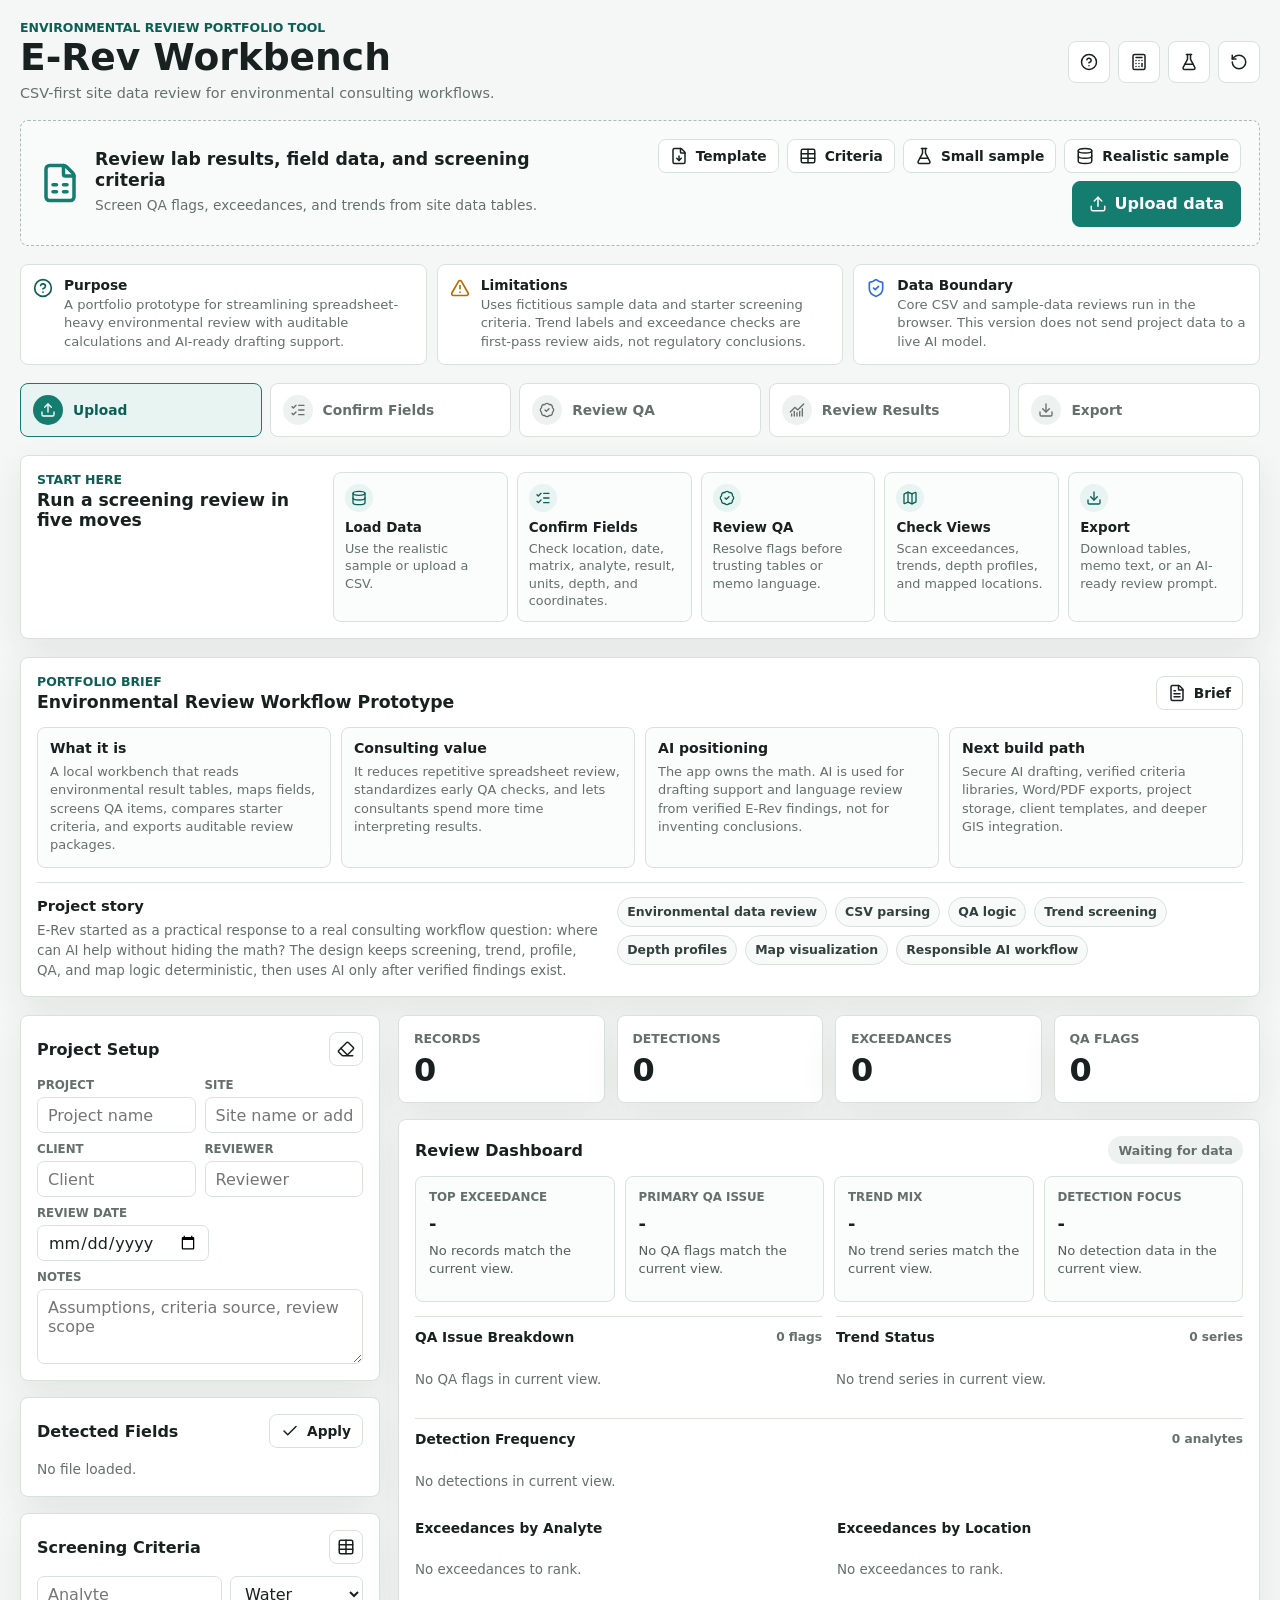
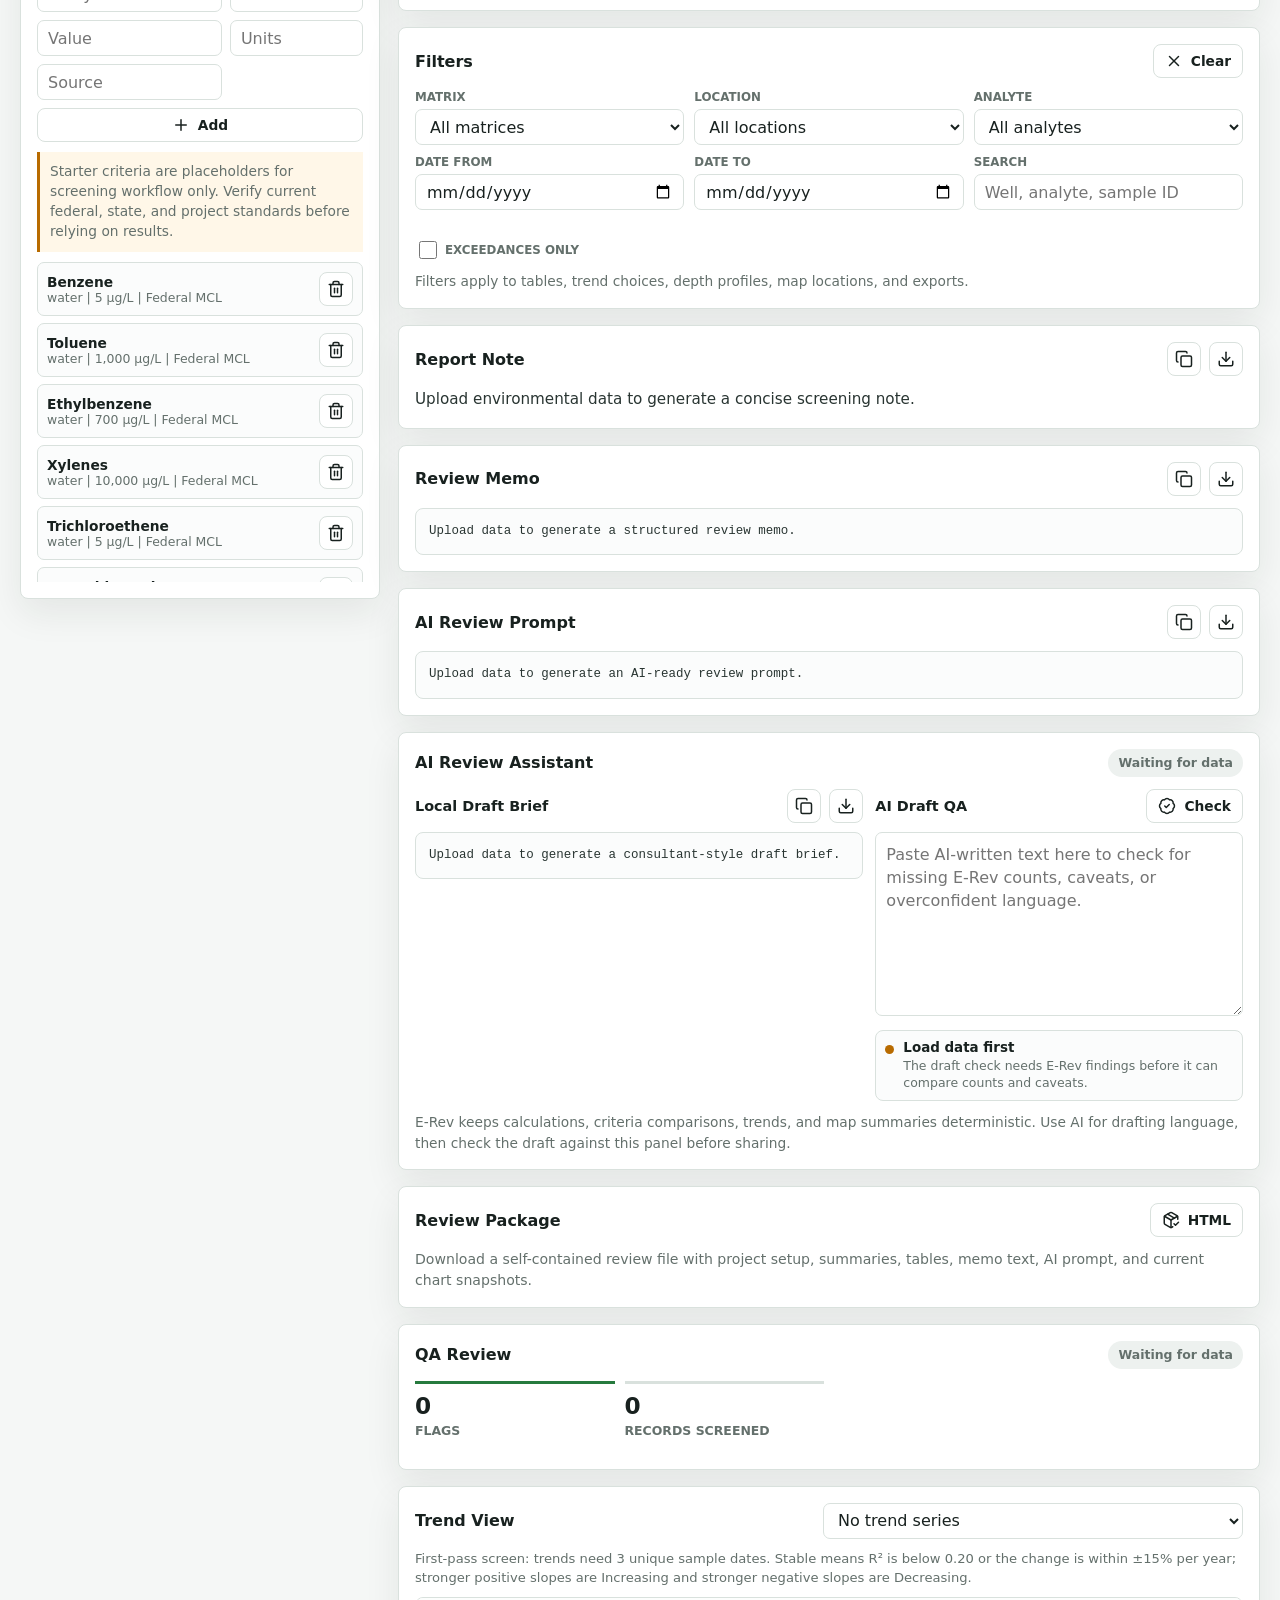
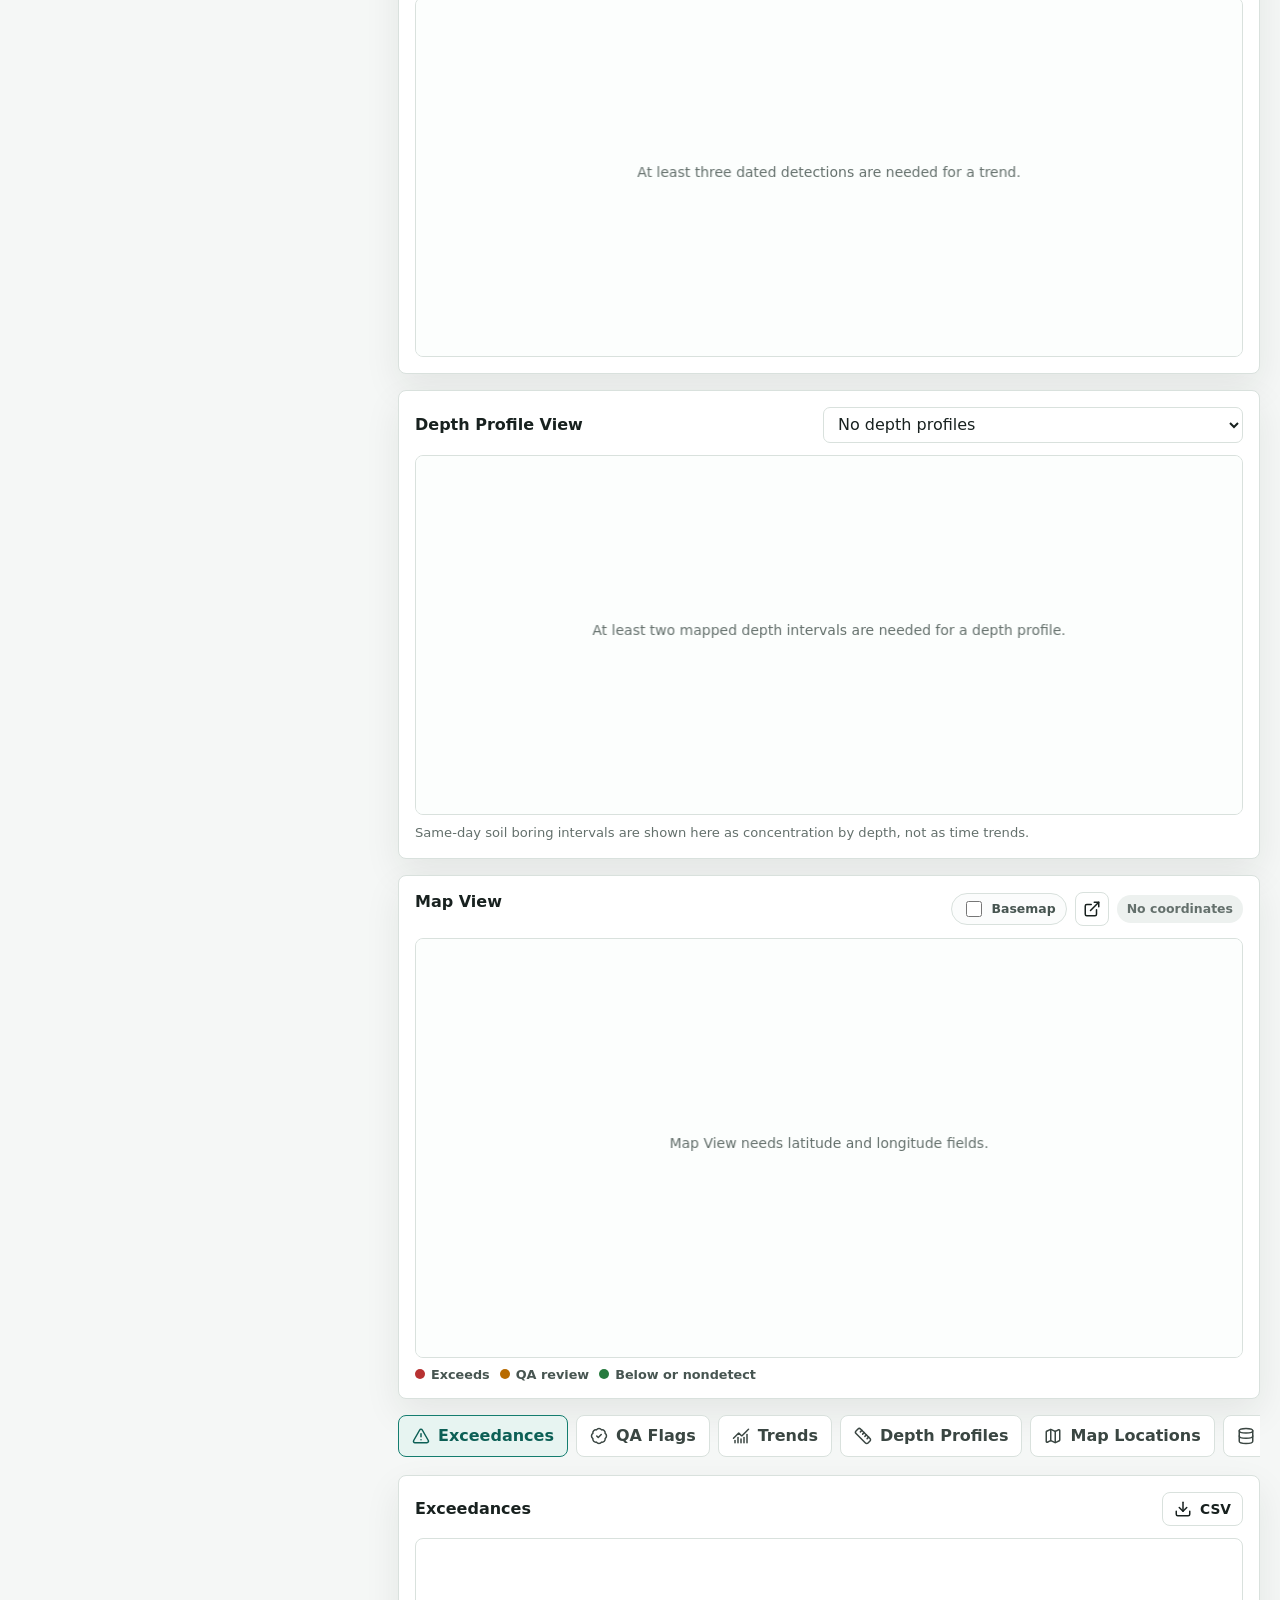
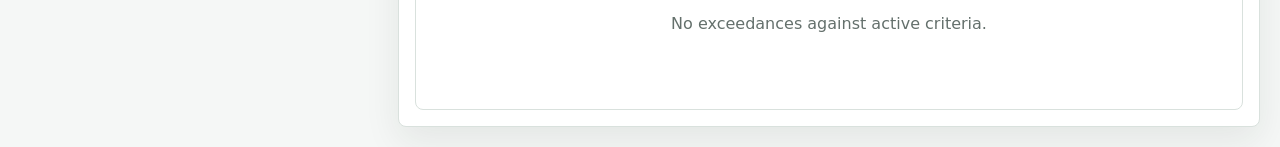
<file: index.html>
<!doctype html>
<html lang="en">
  <head>
    <meta charset="utf-8" />
    <meta name="viewport" content="width=device-width, initial-scale=1" />
    <meta name="description" content="E-Rev Workbench is a portfolio prototype for environmental consulting spreadsheet review, QA screening, visual checks, and AI-ready drafting support." />
    <title>E-Rev Workbench</title>
    <link rel="stylesheet" href="styles.css" />
    <script defer src="vendor/lucide.min.js"></script>
    <script defer src="sample-data/large-realistic-environmental-results.js"></script>
    <script defer src="app.js"></script>
  </head>
  <body>
    <div class="app-shell">
      <header class="topbar">
        <div>
          <p class="eyebrow">Environmental Review Portfolio Tool</p>
          <h1>E-Rev Workbench</h1>
          <p class="topbar-subtitle">CSV-first site data review for environmental consulting workflows.</p>
        </div>
        <div class="top-actions">
          <button class="icon-button" id="helpBtn" type="button" title="Open data guide" aria-label="Open data guide">
            <i data-lucide="circle-help"></i>
          </button>
          <button class="icon-button" id="mathBtn" type="button" title="Open math guide" aria-label="Open math guide">
            <i data-lucide="calculator"></i>
          </button>
          <button class="icon-button" id="loadSampleBtn" type="button" title="Load sample data" aria-label="Load sample data">
            <i data-lucide="flask-conical"></i>
          </button>
          <button class="icon-button" id="resetBtn" type="button" title="Reset workspace" aria-label="Reset workspace">
            <i data-lucide="rotate-ccw"></i>
          </button>
        </div>
      </header>

      <section class="upload-band" id="dropZone">
        <div class="upload-copy">
          <i data-lucide="file-spreadsheet"></i>
          <div>
            <h2>Review lab results, field data, and screening criteria</h2>
            <p>Screen QA flags, exceedances, and trends from site data tables.</p>
          </div>
        </div>
        <div class="upload-actions">
          <button class="small-button" id="downloadTemplateBtn" type="button">
            <i data-lucide="file-down"></i>
            <span>Template</span>
          </button>
          <button class="small-button" id="downloadCriteriaTemplateBtn" type="button">
            <i data-lucide="table"></i>
            <span>Criteria</span>
          </button>
          <button class="small-button" id="loadSmallSampleBtn" type="button">
            <i data-lucide="flask-conical"></i>
            <span>Small sample</span>
          </button>
          <button class="small-button" id="loadLargeSampleBtn" type="button">
            <i data-lucide="database"></i>
            <span>Realistic sample</span>
          </button>
          <label class="button primary" for="fileInput">
            <i data-lucide="upload"></i>
            <span>Upload data</span>
          </label>
          <input id="fileInput" class="sr-only" type="file" accept=".csv,.tsv,.txt,.xlsx,.xls" />
        </div>
      </section>

      <section class="prototype-context-panel" aria-label="Prototype context and limitations">
        <article>
          <i data-lucide="circle-help"></i>
          <div>
            <strong>Purpose</strong>
            <p>A portfolio prototype for streamlining spreadsheet-heavy environmental review with auditable calculations and AI-ready drafting support.</p>
          </div>
        </article>
        <article>
          <i data-lucide="triangle-alert"></i>
          <div>
            <strong>Limitations</strong>
            <p>Uses fictitious sample data and starter screening criteria. Trend labels and exceedance checks are first-pass review aids, not regulatory conclusions.</p>
          </div>
        </article>
        <article>
          <i data-lucide="shield-check"></i>
          <div>
            <strong>Data Boundary</strong>
            <p>Core CSV and sample-data reviews run in the browser. This version does not send project data to a live AI model.</p>
          </div>
        </article>
      </section>

      <section class="workflow-strip" aria-label="Review workflow">
        <div class="workflow-step" id="workflowUpload">
          <span><i data-lucide="upload"></i></span>
          <strong>Upload</strong>
        </div>
        <div class="workflow-step" id="workflowFields">
          <span><i data-lucide="list-checks"></i></span>
          <strong>Confirm Fields</strong>
        </div>
        <div class="workflow-step" id="workflowQa">
          <span><i data-lucide="badge-check"></i></span>
          <strong>Review QA</strong>
        </div>
        <div class="workflow-step" id="workflowResults">
          <span><i data-lucide="chart-no-axes-combined"></i></span>
          <strong>Review Results</strong>
        </div>
        <div class="workflow-step" id="workflowExport">
          <span><i data-lucide="download"></i></span>
          <strong>Export</strong>
        </div>
      </section>

      <section class="quick-start-panel" aria-label="Quick start">
        <div class="quick-start-heading">
          <p class="eyebrow">Start Here</p>
          <h2>Run a screening review in five moves</h2>
        </div>
        <div class="quick-start-steps">
          <div class="quick-step">
            <span><i data-lucide="database"></i></span>
            <strong>Load Data</strong>
            <p>Use the realistic sample or upload a CSV.</p>
          </div>
          <div class="quick-step">
            <span><i data-lucide="list-checks"></i></span>
            <strong>Confirm Fields</strong>
            <p>Check location, date, matrix, analyte, result, units, depth, and coordinates.</p>
          </div>
          <div class="quick-step">
            <span><i data-lucide="badge-check"></i></span>
            <strong>Review QA</strong>
            <p>Resolve flags before trusting tables or memo language.</p>
          </div>
          <div class="quick-step">
            <span><i data-lucide="map"></i></span>
            <strong>Check Views</strong>
            <p>Scan exceedances, trends, depth profiles, and mapped locations.</p>
          </div>
          <div class="quick-step">
            <span><i data-lucide="download"></i></span>
            <strong>Export</strong>
            <p>Download tables, memo text, or an AI-ready review prompt.</p>
          </div>
        </div>
      </section>

      <section class="portfolio-panel" aria-label="Portfolio brief">
        <div class="portfolio-header">
          <div>
            <p class="eyebrow">Portfolio Brief</p>
            <h2>Environmental Review Workflow Prototype</h2>
          </div>
          <button class="small-button" id="downloadDemoBriefBtn" type="button">
            <i data-lucide="file-text"></i>
            <span>Brief</span>
          </button>
        </div>
        <div class="portfolio-grid">
          <article>
            <strong>What it is</strong>
            <p>A local workbench that reads environmental result tables, maps fields, screens QA items, compares starter criteria, and exports auditable review packages.</p>
          </article>
          <article>
            <strong>Consulting value</strong>
            <p>It reduces repetitive spreadsheet review, standardizes early QA checks, and lets consultants spend more time interpreting results.</p>
          </article>
          <article>
            <strong>AI positioning</strong>
            <p>The app owns the math. AI is used for drafting support and language review from verified E-Rev findings, not for inventing conclusions.</p>
          </article>
          <article>
            <strong>Next build path</strong>
            <p>Secure AI drafting, verified criteria libraries, Word/PDF exports, project storage, client templates, and deeper GIS integration.</p>
          </article>
        </div>
        <div class="portfolio-story">
          <div>
            <h3>Project story</h3>
            <p>E-Rev started as a practical response to a real consulting workflow question: where can AI help without hiding the math? The design keeps screening, trend, profile, QA, and map logic deterministic, then uses AI only after verified findings exist.</p>
          </div>
          <div class="portfolio-skills" aria-label="Skills demonstrated">
            <span>Environmental data review</span>
            <span>CSV parsing</span>
            <span>QA logic</span>
            <span>Trend screening</span>
            <span>Depth profiles</span>
            <span>Map visualization</span>
            <span>Responsible AI workflow</span>
          </div>
        </div>
      </section>

      <main class="workspace">
        <aside class="side-panel">
          <section class="panel project-panel">
            <div class="panel-title">
              <h2>Project Setup</h2>
              <button class="icon-button compact" id="clearProjectBtn" type="button" title="Clear project setup" aria-label="Clear project setup">
                <i data-lucide="eraser"></i>
              </button>
            </div>
            <form class="project-form" id="projectForm">
              <label>
                <span>Project</span>
                <input id="projectName" type="text" placeholder="Project name" autocomplete="off" />
              </label>
              <label>
                <span>Site</span>
                <input id="siteName" type="text" placeholder="Site name or address" autocomplete="off" />
              </label>
              <label>
                <span>Client</span>
                <input id="clientName" type="text" placeholder="Client" autocomplete="off" />
              </label>
              <label>
                <span>Reviewer</span>
                <input id="reviewerName" type="text" placeholder="Reviewer" autocomplete="off" />
              </label>
              <label>
                <span>Review Date</span>
                <input id="reviewDate" type="date" />
              </label>
              <label class="project-notes">
                <span>Notes</span>
                <textarea id="projectNotes" rows="3" placeholder="Assumptions, criteria source, review scope"></textarea>
              </label>
            </form>
          </section>

          <section class="panel">
            <div class="panel-title">
              <h2>Detected Fields</h2>
              <button class="small-button" id="applyMappingBtn" type="button">
                <i data-lucide="check"></i>
                <span>Apply</span>
              </button>
            </div>
            <div id="mappingState" class="muted-state">No file loaded.</div>
            <div id="mappingTable" class="mapping-table"></div>
          </section>

          <section class="panel">
            <div class="panel-title">
              <h2>Screening Criteria</h2>
              <label class="icon-button compact" for="criteriaInput" title="Import criteria CSV" aria-label="Import criteria CSV">
                <i data-lucide="table"></i>
              </label>
              <input id="criteriaInput" class="sr-only" type="file" accept=".csv,.tsv,.txt" />
            </div>
            <form id="criterionForm" class="criteria-form">
              <input id="criterionAnalyte" type="text" placeholder="Analyte" autocomplete="off" />
              <select id="criterionMatrix" aria-label="Matrix">
                <option value="water">Water</option>
                <option value="soil">Soil</option>
                <option value="air">Air</option>
                <option value="sediment">Sediment</option>
              </select>
              <input id="criterionValue" type="number" step="any" placeholder="Value" />
              <input id="criterionUnits" type="text" placeholder="Units" />
              <input id="criterionSource" type="text" placeholder="Source" />
              <button class="small-button add-criterion" type="submit">
                <i data-lucide="plus"></i>
                <span>Add</span>
              </button>
            </form>
            <p class="criteria-note">Starter criteria are placeholders for screening workflow only. Verify current federal, state, and project standards before relying on results.</p>
            <div id="criteriaList" class="criteria-list"></div>
          </section>
        </aside>

        <section class="results-area">
          <section class="metrics-grid" aria-label="Analysis summary">
            <article class="metric">
              <span>Records</span>
              <strong id="metricRecords">0</strong>
            </article>
            <article class="metric">
              <span>Detections</span>
              <strong id="metricDetections">0</strong>
            </article>
            <article class="metric">
              <span>Exceedances</span>
              <strong id="metricExceedances">0</strong>
            </article>
            <article class="metric">
              <span>QA Flags</span>
              <strong id="metricFlags">0</strong>
            </article>
          </section>

          <section class="panel dashboard-panel">
            <div class="panel-title">
              <h2>Review Dashboard</h2>
              <span class="review-status" id="dashboardStatus">Waiting for data</span>
            </div>
            <div class="dashboard-grid">
              <article class="dashboard-card">
                <span>Top Exceedance</span>
                <strong id="dashTopExceedance">-</strong>
                <p id="dashTopExceedanceMeta">Load data to summarize exceedances.</p>
              </article>
              <article class="dashboard-card">
                <span>Primary QA Issue</span>
                <strong id="dashQaIssue">-</strong>
                <p id="dashQaIssueMeta">QA summary will appear after analysis.</p>
              </article>
              <article class="dashboard-card">
                <span>Trend Mix</span>
                <strong id="dashTrendMix">-</strong>
                <p id="dashTrendMixMeta">Trend labels need at least three dated detections.</p>
              </article>
              <article class="dashboard-card">
                <span>Detection Focus</span>
                <strong id="dashDetectionFocus">-</strong>
                <p id="dashDetectionFocusMeta">Detection frequency will appear after upload.</p>
              </article>
            </div>
            <div class="visual-snapshot">
              <div class="chart-block">
                <div class="chart-title">
                  <h3>QA Issue Breakdown</h3>
                  <span id="qaChartTotal">0 flags</span>
                </div>
                <div id="qaIssueChart" class="segment-chart"></div>
              </div>
              <div class="chart-block">
                <div class="chart-title">
                  <h3>Trend Status</h3>
                  <span id="trendChartTotal">0 series</span>
                </div>
                <div id="trendStatusChart" class="segment-chart"></div>
              </div>
              <div class="chart-block wide">
                <div class="chart-title">
                  <h3>Detection Frequency</h3>
                  <span id="detectionChartTotal">0 analytes</span>
                </div>
                <div id="detectionChart" class="frequency-chart"></div>
              </div>
            </div>
            <div class="dashboard-lists">
              <div>
                <h3>Exceedances by Analyte</h3>
                <div id="dashAnalyteList" class="rank-list"></div>
              </div>
              <div>
                <h3>Exceedances by Location</h3>
                <div id="dashLocationList" class="rank-list"></div>
              </div>
            </div>
          </section>

          <section class="panel filter-panel">
            <div class="panel-title">
              <h2>Filters</h2>
              <button class="small-button" id="clearFiltersBtn" type="button">
                <i data-lucide="x"></i>
                <span>Clear</span>
              </button>
            </div>
            <div class="filter-grid">
              <label>
                <span>Matrix</span>
                <select id="filterMatrix"></select>
              </label>
              <label>
                <span>Location</span>
                <select id="filterLocation"></select>
              </label>
              <label>
                <span>Analyte</span>
                <select id="filterAnalyte"></select>
              </label>
              <label>
                <span>Date From</span>
                <input id="filterDateFrom" type="date" />
              </label>
              <label>
                <span>Date To</span>
                <input id="filterDateTo" type="date" />
              </label>
              <label>
                <span>Search</span>
                <input id="filterSearch" type="search" placeholder="Well, analyte, sample ID" />
              </label>
              <label class="toggle-row">
                <input id="filterExceedanceOnly" type="checkbox" />
                <span>Exceedances only</span>
              </label>
            </div>
            <p class="filter-note" id="filterNote">Filters apply to tables, trend choices, depth profiles, map locations, and exports.</p>
          </section>

          <section class="panel report-panel">
            <div class="panel-title">
              <h2>Report Note</h2>
              <div class="button-row">
                <button class="icon-button compact" id="copySummaryBtn" type="button" title="Copy report note" aria-label="Copy report note">
                  <i data-lucide="copy"></i>
                </button>
                <button class="icon-button compact" id="downloadSummaryBtn" type="button" title="Download report note" aria-label="Download report note">
                  <i data-lucide="download"></i>
                </button>
              </div>
            </div>
            <p id="summaryText" class="summary-text">Upload environmental data to generate a concise screening note.</p>
          </section>

          <section class="panel memo-panel">
            <div class="panel-title">
              <h2>Review Memo</h2>
              <div class="button-row">
                <button class="icon-button compact" id="copyMemoBtn" type="button" title="Copy review memo" aria-label="Copy review memo">
                  <i data-lucide="copy"></i>
                </button>
                <button class="icon-button compact" id="downloadMemoBtn" type="button" title="Download review memo" aria-label="Download review memo">
                  <i data-lucide="download"></i>
                </button>
              </div>
            </div>
            <pre id="memoPreview" class="memo-preview">Upload data to generate a structured review memo.</pre>
          </section>

          <section class="panel ai-panel">
            <div class="panel-title">
              <h2>AI Review Prompt</h2>
              <div class="button-row">
                <button class="icon-button compact" id="copyAiPromptBtn" type="button" title="Copy AI review prompt" aria-label="Copy AI review prompt">
                  <i data-lucide="copy"></i>
                </button>
                <button class="icon-button compact" id="downloadAiPromptBtn" type="button" title="Download AI review prompt" aria-label="Download AI review prompt">
                  <i data-lucide="download"></i>
                </button>
              </div>
            </div>
            <pre id="aiPromptPreview" class="memo-preview ai-prompt-preview">Upload data to generate an AI-ready review prompt.</pre>
          </section>

          <section class="panel ai-assistant-panel">
            <div class="panel-title">
              <h2>AI Review Assistant</h2>
              <span class="review-status" id="aiAssistantStatus">Waiting for data</span>
            </div>
            <div class="ai-assistant-grid">
              <div class="ai-assistant-column">
                <div class="ai-column-title">
                  <h3>Local Draft Brief</h3>
                  <div class="button-row">
                    <button class="icon-button compact" id="copyAiBriefBtn" type="button" title="Copy AI assistant brief" aria-label="Copy AI assistant brief">
                      <i data-lucide="copy"></i>
                    </button>
                    <button class="icon-button compact" id="downloadAiBriefBtn" type="button" title="Download AI assistant brief" aria-label="Download AI assistant brief">
                      <i data-lucide="download"></i>
                    </button>
                  </div>
                </div>
                <pre id="aiBriefPreview" class="memo-preview ai-brief-preview">Upload data to generate a consultant-style draft brief.</pre>
              </div>
              <div class="ai-assistant-column">
                <div class="ai-column-title">
                  <h3>AI Draft QA</h3>
                  <button class="small-button" id="checkAiDraftBtn" type="button">
                    <i data-lucide="badge-check"></i>
                    <span>Check</span>
                  </button>
                </div>
                <textarea id="aiDraftInput" class="ai-draft-input" rows="7" placeholder="Paste AI-written text here to check for missing E-Rev counts, caveats, or overconfident language."></textarea>
                <div id="aiDraftChecklist" class="ai-checklist"></div>
              </div>
            </div>
            <p class="ai-assistant-note">E-Rev keeps calculations, criteria comparisons, trends, and map summaries deterministic. Use AI for drafting language, then check the draft against this panel before sharing.</p>
          </section>

          <section class="panel package-panel">
            <div class="panel-title">
              <h2>Review Package</h2>
              <button class="small-button" id="downloadPackageBtn" type="button">
                <i data-lucide="package-check"></i>
                <span>HTML</span>
              </button>
            </div>
            <p class="package-note">Download a self-contained review file with project setup, summaries, tables, memo text, AI prompt, and current chart snapshots.</p>
          </section>

          <section class="panel qa-panel">
            <div class="panel-title">
              <h2>QA Review</h2>
              <span class="review-status" id="qaStatus">Waiting for data</span>
            </div>
            <div class="qa-summary-grid" id="qaSummaryGrid"></div>
          </section>

          <section class="panel chart-panel">
            <div class="panel-title">
              <h2>Trend View</h2>
              <div class="select-wrap">
                <select id="trendSelect" aria-label="Trend series"></select>
              </div>
            </div>
            <p class="trend-rule-note">First-pass screen: trends need 3 unique sample dates. Stable means R&sup2; is below 0.20 or the change is within &plusmn;15% per year; stronger positive slopes are Increasing and stronger negative slopes are Decreasing.</p>
            <canvas id="trendCanvas" width="940" height="360" aria-label="Trend chart"></canvas>
          </section>

          <section class="panel depth-panel">
            <div class="panel-title">
              <h2>Depth Profile View</h2>
              <div class="select-wrap">
                <select id="depthProfileSelect" aria-label="Depth profile series"></select>
              </div>
            </div>
            <canvas id="depthCanvas" width="940" height="360" aria-label="Depth profile chart"></canvas>
            <p class="depth-note">Same-day soil boring intervals are shown here as concentration by depth, not as time trends.</p>
          </section>

          <section class="panel map-panel">
            <div class="panel-title">
              <h2>Map View</h2>
              <div class="map-controls">
                <label class="map-toggle" title="Use online basemap tiles when available">
                  <input id="mapBasemapToggle" type="checkbox" />
                  <span>Basemap</span>
                </label>
                <button class="icon-button compact" id="openGoogleMapBtn" type="button" title="Open current map center in Google Maps" aria-label="Open current map center in Google Maps">
                  <i data-lucide="external-link"></i>
                </button>
                <span class="review-status" id="mapStatus">No coordinates</span>
              </div>
            </div>
            <canvas id="mapCanvas" width="940" height="420" aria-label="Mapped sample locations"></canvas>
            <div class="map-legend" aria-label="Map legend">
              <span><i class="map-dot red"></i>Exceeds</span>
              <span><i class="map-dot amber"></i>QA review</span>
              <span><i class="map-dot green"></i>Below or nondetect</span>
            </div>
          </section>

          <nav class="tab-bar" aria-label="Result views">
            <button class="tab active" data-view="exceedances" type="button">
              <i data-lucide="triangle-alert"></i>
              <span>Exceedances</span>
            </button>
            <button class="tab" data-view="qa" type="button">
              <i data-lucide="badge-check"></i>
              <span>QA Flags</span>
            </button>
            <button class="tab" data-view="trends" type="button">
              <i data-lucide="chart-no-axes-combined"></i>
              <span>Trends</span>
            </button>
            <button class="tab" data-view="profiles" type="button">
              <i data-lucide="ruler"></i>
              <span>Depth Profiles</span>
            </button>
            <button class="tab" data-view="map" type="button">
              <i data-lucide="map"></i>
              <span>Map Locations</span>
            </button>
            <button class="tab" data-view="clean" type="button">
              <i data-lucide="database"></i>
              <span>Clean Data</span>
            </button>
          </nav>

          <section class="panel table-panel">
            <div class="panel-title">
              <h2 id="tableTitle">Exceedances</h2>
              <div class="button-row">
                <button class="small-button" id="downloadActiveBtn" type="button">
                  <i data-lucide="download"></i>
                  <span>CSV</span>
                </button>
              </div>
            </div>
            <div id="activeTable" class="data-table-wrap"></div>
          </section>
        </section>
      </main>

      <dialog class="help-dialog" id="helpDialog" aria-labelledby="helpTitle">
        <div class="help-header">
          <div>
            <p class="eyebrow">Data guide</p>
            <h2 id="helpTitle">Using E-Rev Workbench</h2>
          </div>
          <button class="icon-button compact" id="closeHelpBtn" type="button" title="Close guide" aria-label="Close guide">
            <i data-lucide="x"></i>
          </button>
        </div>
        <div class="help-content">
          <section>
            <h3>Review Flow</h3>
            <ol>
              <li>Upload a CSV, TSV, or Excel file.</li>
              <li>Add project context so notes, memos, and downloads have the right heading.</li>
              <li>Confirm the detected fields on the left.</li>
              <li>Review QA flags before trusting report tables.</li>
              <li>Filter by matrix, location, analyte, date, or exceedance status.</li>
              <li>Export the active table, report note, review memo, AI brief, or review package.</li>
            </ol>
          </section>
          <section>
            <h3>File Support</h3>
            <p>CSV, TSV, and TXT files are the most reliable share formats and run fully in the local browser. Excel files can be uploaded when the browser can load the optional online spreadsheet parser; if not, save the worksheet as CSV and upload that file.</p>
            <p>E-Rev looks for the most likely header row, so common lab-export title rows above the table can be skipped automatically.</p>
          </section>
          <section>
            <h3>Portfolio Brief</h3>
            <p>The Portfolio Brief section gives the plain-language explanation: what the project does, where it saves consulting time, how AI fits, what skills it demonstrates, and what a production build could add. The Brief button downloads a one-page HTML handout.</p>
          </section>
          <section>
            <h3>Consulting Value</h3>
            <p>E-Rev is designed to reduce repetitive spreadsheet review, standardize early QA checks, and make outputs easier to audit. The intent is to support consultant judgment, not replace it.</p>
          </section>
          <section>
            <h3>Standards Boundary</h3>
            <p>E-Rev supports preliminary data review. It does not perform formal laboratory data validation, QAPP/SAP compliance review, statistical compliance testing, risk assessment, cleanup-level selection, or regulatory closure determinations.</p>
            <p>Use the outputs as screening-level prompts, then confirm against the project work plan, lab report, validated data package, governing agency guidance, and verified criteria library.</p>
            <div class="guide-links">
              <a href="https://www.epa.gov/risk/regional-screening-levels-rsls" target="_blank" rel="noopener">EPA RSLs</a>
              <a href="https://www.epa.gov/quality/guidance-data-quality-assessment" target="_blank" rel="noopener">EPA Data Quality Assessment</a>
              <a href="https://www.epa.gov/clp/superfund-clp-national-functional-guidelines-data-review" target="_blank" rel="noopener">EPA Data Review Guidelines</a>
              <a href="https://archive.epa.gov/epawaste/hazard/web/pdf/unified-guid.pdf" target="_blank" rel="noopener">EPA Groundwater Statistics</a>
            </div>
          </section>
          <section>
            <h3>Expected Data Columns</h3>
            <div class="guide-chips">
              <span>Sample ID</span>
              <span>Location</span>
              <span>Sample Date</span>
              <span>Matrix</span>
              <span>Analyte</span>
              <span>Result</span>
              <span>Units</span>
              <span>Reporting Limit</span>
              <span>Qualifier</span>
              <span>Depth / From / To</span>
              <span>Latitude</span>
              <span>Longitude</span>
            </div>
            <p>Location, sample date, matrix, analyte, result, and units drive most of the review. Sample ID, reporting limits, qualifiers, depth or From/To intervals, and coordinates improve QA checks, trends, map view, and depth profiles.</p>
            <p>Plain-text spreadsheet units such as ug/L and ug/m3 are accepted. Charts and tables display those units as &micro;g/L and &micro;g/m&sup3;, while CSV exports keep the plain-text unit labels.</p>
            <p>If analytes are stored as separate result columns, map those columns as Analyte Result.</p>
          </section>
          <section>
            <h3>Project Setup</h3>
            <p>Project details are saved in this browser for the local app. They are used in the report note, review memo, and cleaner export filenames.</p>
          </section>
          <section>
            <h3>QA Flags</h3>
            <p>QA flags are spreadsheet-level review prompts, not final data validation decisions. They point to missing fields, unit conversion issues, reporting limits above criteria, rejected or blank-qualified results, negative or zero detected values, possible duplicates, and analytes without active criteria.</p>
            <p>Formal validation may also review blanks, surrogate recovery, calibration, holding times, instrument checks, preservation, chain of custody, method-specific QC, and project-specific acceptance limits.</p>
          </section>
          <section>
            <h3>Review Dashboard</h3>
            <p>Dashboard cards, chart bars, and ranked lists use the active filters. They summarize exceedances, QA issues, trend status, and detection frequency for the current view.</p>
          </section>
          <section>
            <h3>Filters and Exports</h3>
            <p>Filters apply to the dashboard, result tables, trend choices, report note, review memo, and CSV exports. Clear filters before exporting when you need the full dataset.</p>
            <p>When Exceedances only is active, tables narrow to exceedance records. Trend and depth views preserve the full matching series for any group with an exceedance so charts do not lose supporting time-series or vertical-profile points.</p>
          </section>
          <section>
            <h3>Review Memo</h3>
            <p>The memo export uses the current project setup and active filters. It includes dataset summary, QA summary, screening summary, top exceedances, trend summary, notes, and a criteria caveat.</p>
          </section>
          <section>
            <h3>AI Review Prompt</h3>
            <p>The AI prompt export packages the current deterministic findings into a drafting prompt. Use it to ask an AI assistant for consultant-style memo language without asking the AI to redo the math.</p>
          </section>
          <section>
            <h3>AI Review Assistant</h3>
            <p>The assistant panel creates a local draft brief from E-Rev findings and checks pasted AI language for missing counts, missing caveats, and common overconfident regulatory wording. It does not send data to an outside AI service.</p>
          </section>
          <section>
            <h3>Review Package</h3>
            <p>The review package export creates one HTML file with the current filtered summaries, tables, memo text, AI prompt, AI assistant brief, and chart snapshots for internal sharing.</p>
          </section>
          <section>
            <h3>Trends</h3>
            <p>Trend labels are a first-pass screen using dated detections by location, matrix, and analyte. Nondetects are excluded from the trend fit.</p>
            <p>A trend requires at least 3 unique sample dates. When the same location, matrix, and analyte has multiple results on one date, E-Rev keeps the highest result for that date so duplicate rows or soil boring depth intervals do not create vertical time-trend lines.</p>
            <p>Trend math uses a simple log-linear fit on positive detected concentrations only. It is not a Mann-Kendall test, Sen's slope, prediction-limit test, confidence-interval compliance test, plume model, or formal groundwater statistical evaluation.</p>
            <p>Stable means no clear trend signal under the current screening rule: either R&sup2; is below 0.20 or the modeled change is smaller than &plusmn;15% per year. If the fit is stronger and the modeled change exceeds that threshold, positive slopes are labeled Increasing and negative slopes are labeled Decreasing.</p>
            <p>Same-day depth profiles are not treated as time trends. Use the trend view as a screening aid and confirm conclusions with the project hydrogeologic or sampling context.</p>
          </section>
          <section>
            <h3>Depth Profiles</h3>
            <p>Depth profiles use records with a mapped depth field, such as 0-2 ft or 4-6 ft. Separate From and To columns are also supported. E-Rev groups them by location, date, matrix, and analyte, then plots concentration against depth.</p>
            <p>Profiles are useful for soil borings and other same-day vertical sampling. They require at least 2 unique depth intervals.</p>
          </section>
          <section>
            <h3>Map View</h3>
            <p>Map View uses mapped latitude and longitude fields. The north arrow and latitude/longitude axes preserve an equal local site scale.</p>
            <p>Basemap mode uses online map tiles when available and keeps a practical minimum window around single-location filters. The Google Maps button opens the center of the current filtered mapped locations in Google Maps.</p>
          </section>
          <section>
            <h3>Screening Criteria</h3>
            <p>The starter values are placeholders for testing the workflow. Replace them with verified project, state, federal, or client standards before using the output in a formal deliverable.</p>
            <p>Screening levels are comparison values, not automatic cleanup standards. Document the source, medium, exposure assumption, units, and effective date for any criteria used in a real review.</p>
          </section>
        </div>
      </dialog>

      <dialog class="help-dialog" id="mathDialog" aria-labelledby="mathTitle">
        <div class="help-header">
          <div>
            <p class="eyebrow">Math guide</p>
            <h2 id="mathTitle">How E-Rev Calculates Results</h2>
          </div>
          <button class="icon-button compact" id="closeMathBtn" type="button" title="Close math guide" aria-label="Close math guide">
            <i data-lucide="x"></i>
          </button>
        </div>
        <div class="help-content math-content">
          <section>
            <h3>Calculation Boundary</h3>
            <p>E-Rev uses deterministic spreadsheet math for first-pass screening. It does not perform formal data validation, risk assessment, groundwater statistical compliance testing, cleanup-level selection, or regulatory decision-making.</p>
            <p>All formulas use the currently mapped fields, active criteria, and active filters. If a field is mapped incorrectly, the math will follow that mapping, so field confirmation is part of the review.</p>
          </section>
          <section>
            <h3>Record Parsing</h3>
            <div class="formula-grid">
              <article class="formula-card">
                <strong>Detected result</strong>
                <p>E-Rev extracts the first number from the result cell. A result is treated as nondetect when the result starts with <code>&lt;</code>, contains <code>ND</code>, or the qualifier contains <code>U</code>.</p>
              </article>
              <article class="formula-card">
                <strong>Detection count</strong>
                <p><code>detections = records where result is numeric and not nondetect</code></p>
              </article>
              <article class="formula-card">
                <strong>Canonical analyte</strong>
                <p>Common aliases are grouped for matching, such as <code>PCE = Tetrachloroethene</code>, <code>TCE = Trichloroethene</code>, and <code>Total Xylenes = Xylenes</code>.</p>
              </article>
            </div>
          </section>
          <section>
            <h3>Unit Normalization</h3>
            <p>E-Rev normalizes results to one display unit per matrix before screening: groundwater/water to <code>&micro;g/L</code>, soil/sediment to <code>mg/kg</code>, and air/soil gas to <code>&micro;g/m&sup3;</code>.</p>
            <div class="formula-grid">
              <article class="formula-card">
                <strong>Water</strong>
                <p><code>mg/L x 1000 = &micro;g/L</code></p>
                <p><code>ng/L x 0.001 = &micro;g/L</code></p>
              </article>
              <article class="formula-card">
                <strong>Soil</strong>
                <p><code>&micro;g/kg x 0.001 = mg/kg</code></p>
                <p><code>ppm = mg/kg</code></p>
              </article>
              <article class="formula-card">
                <strong>Air</strong>
                <p><code>mg/m&sup3; x 1000 = &micro;g/m&sup3;</code></p>
                <p><code>ng/m&sup3; x 0.001 = &micro;g/m&sup3;</code></p>
              </article>
            </div>
          </section>
          <section>
            <h3>Criteria Screening</h3>
            <div class="formula-grid">
              <article class="formula-card">
                <strong>Criteria match</strong>
                <p>E-Rev matches criteria by canonical analyte name and matrix. If no active criterion exists, the record is flagged as <code>No criterion</code>.</p>
              </article>
              <article class="formula-card">
                <strong>Exceedance</strong>
                <p><code>exceeds = detected normalized result &gt; normalized criterion</code></p>
              </article>
              <article class="formula-card">
                <strong>Multiple</strong>
                <p><code>multiple = normalized result / normalized criterion</code></p>
              </article>
              <article class="formula-card">
                <strong>Nondetect reporting limit</strong>
                <p>If a nondetect reporting limit is greater than the criterion, E-Rev flags <code>RL above criterion</code> but does not count it as an exceedance.</p>
              </article>
            </div>
          </section>
          <section>
            <h3>QA Flags</h3>
            <p>QA flags are rule-based review prompts. E-Rev flags missing location, date, analyte, result, or units; unconverted units; reporting limits above criteria; detected analytes without criteria; <code>B</code> or <code>R</code> qualifiers; possible duplicate rows; negative detected results; and zero detected results.</p>
          </section>
          <section>
            <h3>Trend Screening</h3>
            <p>Trend screening is a simple log-linear screen, not a formal groundwater statistical test. Nondetects, zero detected values, and negative detected values are excluded from trend fitting.</p>
            <div class="formula-grid">
              <article class="formula-card">
                <strong>Grouping</strong>
                <p><code>group = location + matrix + analyte</code></p>
                <p>At least 3 unique sample dates are required.</p>
              </article>
              <article class="formula-card">
                <strong>Same-day rule</strong>
                <p>If a group has multiple results on one date, E-Rev keeps the highest normalized result for that date.</p>
              </article>
              <article class="formula-card">
                <strong>X value</strong>
                <p><code>x = years since first sample date</code></p>
                <p>Years are calculated using <code>365.25</code> days.</p>
              </article>
              <article class="formula-card">
                <strong>Y value</strong>
                <p><code>y = ln(normalized concentration)</code></p>
              </article>
              <article class="formula-card">
                <strong>Regression</strong>
                <p><code>y = intercept + slope x</code></p>
                <p><code>R&sup2; = 1 - SSresidual / SStotal</code></p>
              </article>
              <article class="formula-card">
                <strong>Change per year</strong>
                <p><code>percent/year = (e^slope - 1) x 100</code></p>
              </article>
              <article class="formula-card">
                <strong>Status</strong>
                <p><code>Stable</code> if <code>R&sup2; &lt; 0.20</code> or change is smaller than <code>&plusmn;15%/year</code>. Otherwise positive change is <code>Increasing</code> and negative change is <code>Decreasing</code>.</p>
              </article>
              <article class="formula-card">
                <strong>Next estimate</strong>
                <p><code>next = e^(intercept + slope x)</code></p>
                <p>The next x value uses the median spacing between prior sample dates, or <code>0.25</code> years if spacing cannot be estimated.</p>
              </article>
            </div>
          </section>
          <section>
            <h3>Depth Profiles</h3>
            <p>Depth profiles are for same-day vertical sampling, such as soil borings. They are grouped by location, date, matrix, and analyte, and require at least 2 unique depth intervals.</p>
            <div class="formula-grid">
              <article class="formula-card">
                <strong>Depth interval</strong>
                <p>E-Rev reads depth labels such as <code>0-2 ft</code> or separate <code>From</code> and <code>To</code> columns.</p>
              </article>
              <article class="formula-card">
                <strong>Midpoint</strong>
                <p><code>midpoint = (top + bottom) / 2</code></p>
              </article>
              <article class="formula-card">
                <strong>Duplicate depth</strong>
                <p>If duplicate depth midpoints exist in one profile, E-Rev keeps the highest normalized result for that depth.</p>
              </article>
              <article class="formula-card">
                <strong>Profile range</strong>
                <p><code>range = shallowest top depth to deepest bottom depth</code></p>
              </article>
            </div>
          </section>
          <section>
            <h3>Map Calculations</h3>
            <p>Map locations are grouped by sample location. E-Rev averages the latitude and longitude for each location, then projects those points to a local meter-based plot centered on the filtered locations.</p>
            <div class="formula-grid">
              <article class="formula-card">
                <strong>Longitude to east-west meters</strong>
                <p><code>x = (longitude - origin longitude) x 111,320 x cos(origin latitude)</code></p>
              </article>
              <article class="formula-card">
                <strong>Latitude to north-south meters</strong>
                <p><code>y = (latitude - origin latitude) x 110,540</code></p>
              </article>
              <article class="formula-card">
                <strong>Status</strong>
                <p>A location status is <code>Exceeds</code> if any active record at that location exceeds criteria, <code>QA review</code> if it has QA flags, otherwise <code>Below / nondetect</code>.</p>
              </article>
            </div>
          </section>
          <section>
            <h3>Filtered Views</h3>
            <p>Tables narrow to the active filters. When <code>Exceedances only</code> is active, trend and depth charts keep the full supporting series for groups that contain an exceedance so the charts do not lose context.</p>
          </section>
        </div>
      </dialog>

      <div id="toast" class="toast" role="status" aria-live="polite"></div>
    </div>
  </body>
</html>
</file>
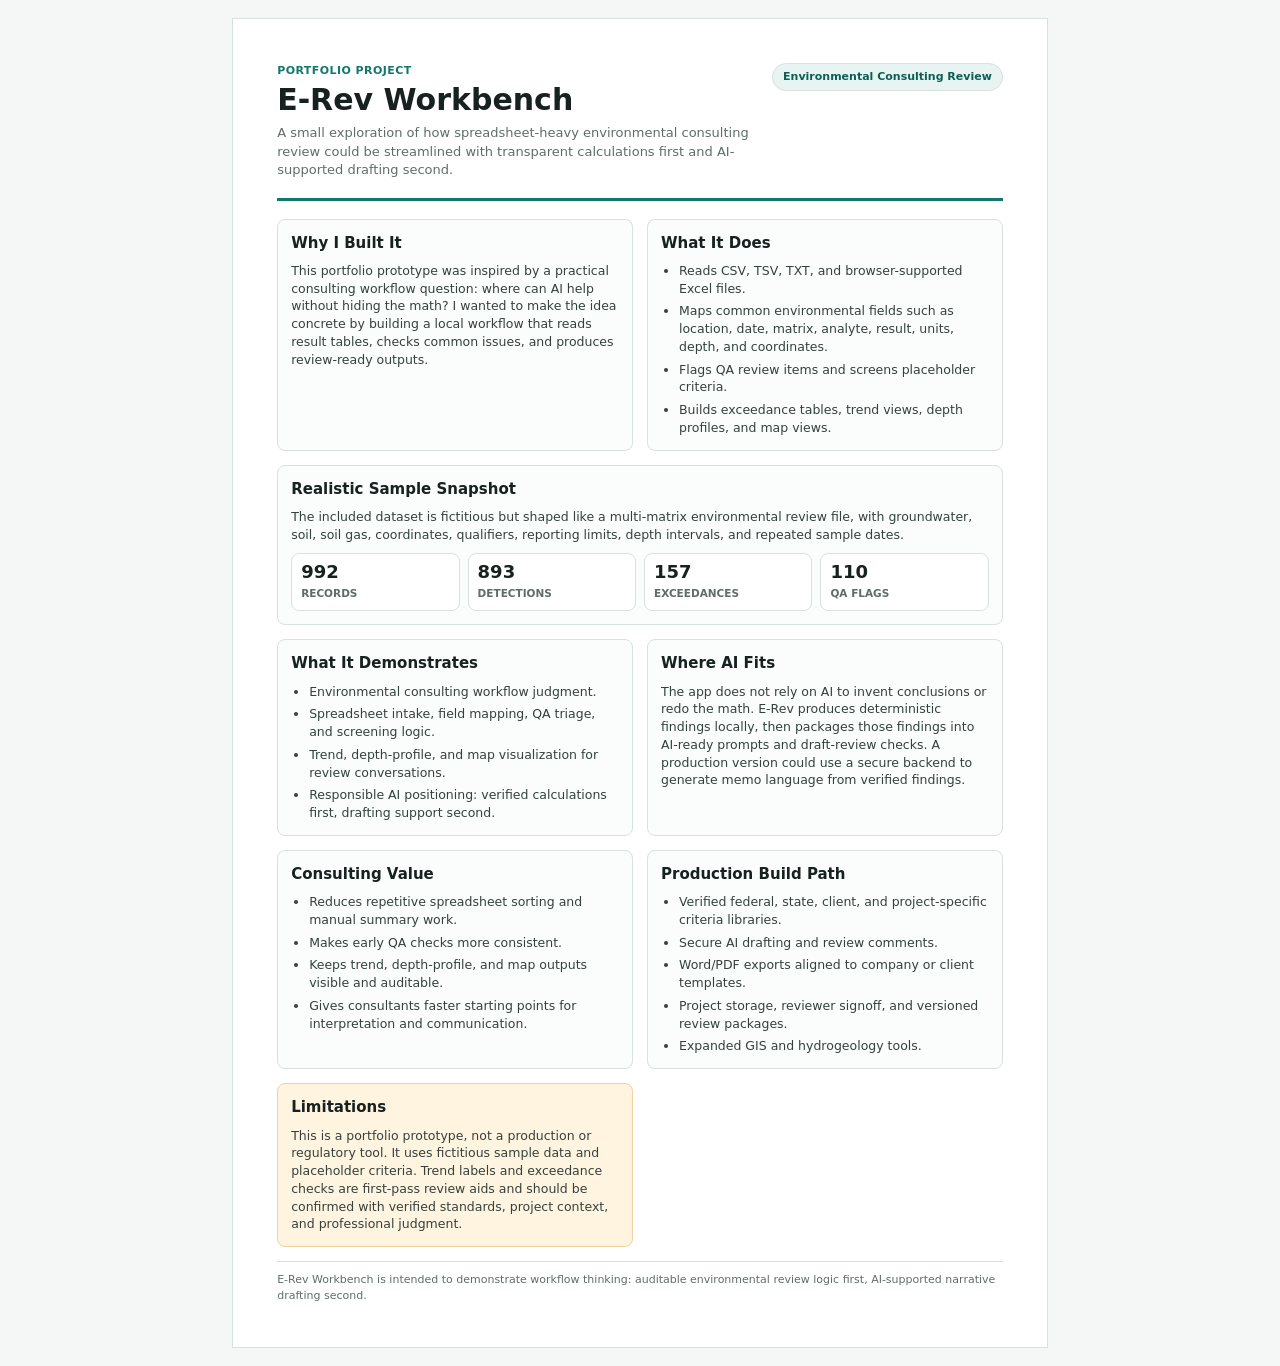
<file: share/E-Rev_Workbench_Portfolio_Brief.html>
<!doctype html>
<html lang="en">
  <head>
    <meta charset="utf-8" />
    <meta name="viewport" content="width=device-width, initial-scale=1" />
    <title>E-Rev Workbench Portfolio Brief</title>
    <style>
      :root {
        color-scheme: light;
        --ink: #17211f;
        --muted: #5f6d68;
        --line: #d8e1dd;
        --accent: #13786c;
        --accent-soft: #e8f4f1;
        --amber-soft: #fff4df;
      }

      * {
        box-sizing: border-box;
      }

      body {
        margin: 0;
        background: #f5f7f6;
        color: var(--ink);
        font-family: Inter, ui-sans-serif, system-ui, -apple-system, BlinkMacSystemFont, "Segoe UI", sans-serif;
        line-height: 1.42;
      }

      .page {
        width: min(8.5in, calc(100vw - 28px));
        min-height: 11in;
        margin: 18px auto;
        padding: 0.46in;
        background: #fff;
        border: 1px solid var(--line);
      }

      header {
        display: grid;
        grid-template-columns: minmax(0, 1fr) auto;
        gap: 18px;
        align-items: start;
        padding-bottom: 18px;
        border-bottom: 3px solid var(--accent);
      }

      .eyebrow {
        margin: 0 0 5px;
        color: var(--accent);
        font-size: 11px;
        font-weight: 800;
        letter-spacing: 0.04em;
        text-transform: uppercase;
      }

      h1,
      h2,
      h3,
      p {
        margin: 0;
      }

      h1 {
        font-size: 30px;
        line-height: 1.05;
      }

      .subhead {
        max-width: 6.2in;
        margin-top: 9px;
        color: var(--muted);
        font-size: 13px;
      }

      .tag {
        display: inline-flex;
        align-items: center;
        min-height: 28px;
        border: 1px solid var(--line);
        border-radius: 999px;
        padding: 5px 10px;
        background: var(--accent-soft);
        color: #0d5f55;
        font-size: 11px;
        font-weight: 800;
        white-space: nowrap;
      }

      .grid {
        display: grid;
        grid-template-columns: 1fr 1fr;
        gap: 14px;
        margin-top: 18px;
      }

      section {
        min-width: 0;
        border: 1px solid var(--line);
        border-radius: 8px;
        padding: 13px;
        background: #fbfcfc;
      }

      .wide {
        grid-column: 1 / -1;
      }

      h2 {
        margin-bottom: 8px;
        font-size: 15px;
      }

      p,
      li {
        color: #34413d;
        font-size: 12.5px;
      }

      ul,
      ol {
        margin: 8px 0 0;
        padding-left: 18px;
      }

      li + li {
        margin-top: 5px;
      }

      .metrics {
        display: grid;
        grid-template-columns: repeat(4, minmax(0, 1fr));
        gap: 8px;
        margin-top: 10px;
      }

      .metric {
        border: 1px solid var(--line);
        border-radius: 8px;
        padding: 9px;
        background: #fff;
      }

      .metric strong {
        display: block;
        font-size: 18px;
        line-height: 1;
      }

      .metric span {
        display: block;
        margin-top: 5px;
        color: var(--muted);
        font-size: 10.5px;
        font-weight: 800;
        text-transform: uppercase;
      }

      .note {
        border-color: #efd39d;
        background: var(--amber-soft);
      }

      footer {
        margin-top: 14px;
        padding-top: 10px;
        border-top: 1px solid var(--line);
        color: var(--muted);
        font-size: 11px;
      }

      @page {
        size: letter;
        margin: 0.35in;
      }

      @media print {
        body {
          background: #fff;
        }

        .page {
          width: auto;
          min-height: auto;
          margin: 0;
          padding: 0;
          border: 0;
        }
      }

      @media (max-width: 760px) {
        .page {
          padding: 18px;
        }

        header,
        .grid,
        .metrics {
          grid-template-columns: 1fr;
        }
      }
    </style>
  </head>
  <body>
    <main class="page">
      <header>
        <div>
          <p class="eyebrow">Portfolio project</p>
          <h1>E-Rev Workbench</h1>
          <p class="subhead">A small exploration of how spreadsheet-heavy environmental consulting review could be streamlined with transparent calculations first and AI-supported drafting second.</p>
        </div>
        <span class="tag">Environmental Consulting Review</span>
      </header>

      <div class="grid">
        <section>
          <h2>Why I Built It</h2>
          <p>This portfolio prototype was inspired by a practical consulting workflow question: where can AI help without hiding the math? I wanted to make the idea concrete by building a local workflow that reads result tables, checks common issues, and produces review-ready outputs.</p>
        </section>

        <section>
          <h2>What It Does</h2>
          <ul>
            <li>Reads CSV, TSV, TXT, and browser-supported Excel files.</li>
            <li>Maps common environmental fields such as location, date, matrix, analyte, result, units, depth, and coordinates.</li>
            <li>Flags QA review items and screens placeholder criteria.</li>
            <li>Builds exceedance tables, trend views, depth profiles, and map views.</li>
          </ul>
        </section>

        <section class="wide">
          <h2>Realistic Sample Snapshot</h2>
          <p>The included dataset is fictitious but shaped like a multi-matrix environmental review file, with groundwater, soil, soil gas, coordinates, qualifiers, reporting limits, depth intervals, and repeated sample dates.</p>
          <div class="metrics">
            <div class="metric"><strong>992</strong><span>Records</span></div>
            <div class="metric"><strong>893</strong><span>Detections</span></div>
            <div class="metric"><strong>157</strong><span>Exceedances</span></div>
            <div class="metric"><strong>110</strong><span>QA Flags</span></div>
          </div>
        </section>

        <section>
          <h2>What It Demonstrates</h2>
          <ul>
            <li>Environmental consulting workflow judgment.</li>
            <li>Spreadsheet intake, field mapping, QA triage, and screening logic.</li>
            <li>Trend, depth-profile, and map visualization for review conversations.</li>
            <li>Responsible AI positioning: verified calculations first, drafting support second.</li>
          </ul>
        </section>

        <section>
          <h2>Where AI Fits</h2>
          <p>The app does not rely on AI to invent conclusions or redo the math. E-Rev produces deterministic findings locally, then packages those findings into AI-ready prompts and draft-review checks. A production version could use a secure backend to generate memo language from verified findings.</p>
        </section>

        <section>
          <h2>Consulting Value</h2>
          <ul>
            <li>Reduces repetitive spreadsheet sorting and manual summary work.</li>
            <li>Makes early QA checks more consistent.</li>
            <li>Keeps trend, depth-profile, and map outputs visible and auditable.</li>
            <li>Gives consultants faster starting points for interpretation and communication.</li>
          </ul>
        </section>

        <section>
          <h2>Production Build Path</h2>
          <ul>
            <li>Verified federal, state, client, and project-specific criteria libraries.</li>
            <li>Secure AI drafting and review comments.</li>
            <li>Word/PDF exports aligned to company or client templates.</li>
            <li>Project storage, reviewer signoff, and versioned review packages.</li>
            <li>Expanded GIS and hydrogeology tools.</li>
          </ul>
        </section>

        <section class="note">
          <h2>Limitations</h2>
          <p>This is a portfolio prototype, not a production or regulatory tool. It uses fictitious sample data and placeholder criteria. Trend labels and exceedance checks are first-pass review aids and should be confirmed with verified standards, project context, and professional judgment.</p>
        </section>
      </div>

      <footer>
        E-Rev Workbench is intended to demonstrate workflow thinking: auditable environmental review logic first, AI-supported narrative drafting second.
      </footer>
    </main>
  </body>
</html>
</file>
<file: styles.css>
:root {
  color-scheme: light;
  --bg: #f5f7f6;
  --surface: #ffffff;
  --surface-2: #eef4f1;
  --ink: #18211f;
  --muted: #64706c;
  --line: #d9e1dd;
  --accent: #147d6f;
  --accent-strong: #0c5f55;
  --blue: #2d6cdf;
  --amber: #b86b00;
  --red: #b83232;
  --green: #267a3e;
  --shadow: 0 14px 36px rgba(24, 33, 31, 0.08);
}

* {
  box-sizing: border-box;
}

html {
  min-width: 320px;
}

body {
  margin: 0;
  background: var(--bg);
  color: var(--ink);
  font-family:
    Inter, ui-sans-serif, system-ui, -apple-system, BlinkMacSystemFont, "Segoe UI",
    sans-serif;
  letter-spacing: 0;
}

button,
input,
select,
textarea {
  font: inherit;
}

button,
label.button {
  -webkit-tap-highlight-color: transparent;
}

.app-shell {
  min-height: 100vh;
  padding: 20px;
}

.topbar {
  display: flex;
  align-items: center;
  justify-content: space-between;
  gap: 16px;
  margin: 0 auto 16px;
  max-width: 1480px;
}

.eyebrow {
  margin: 0 0 3px;
  color: var(--accent-strong);
  font-size: 0.78rem;
  font-weight: 700;
  text-transform: uppercase;
}

h1,
h2,
h3,
p {
  margin: 0;
}

h1 {
  font-size: clamp(1.7rem, 4vw, 2.35rem);
  line-height: 1.05;
}

.topbar-subtitle {
  margin-top: 6px;
  color: var(--muted);
  font-size: 0.9rem;
  line-height: 1.4;
}

h2 {
  font-size: 1rem;
  line-height: 1.2;
}

.top-actions,
.button-row,
.upload-actions,
.panel-title {
  display: flex;
  align-items: center;
}

.top-actions,
.button-row {
  gap: 8px;
}

.upload-actions {
  justify-content: flex-end;
  flex-wrap: wrap;
  gap: 8px;
}

.upload-band {
  display: flex;
  align-items: center;
  justify-content: space-between;
  gap: 16px;
  max-width: 1480px;
  min-height: 108px;
  margin: 0 auto 18px;
  padding: 18px;
  border: 1px dashed #a8bbb4;
  border-radius: 8px;
  background: #f9fbfa;
}

.upload-band.dragging {
  border-color: var(--accent);
  background: #edf8f5;
}

.upload-copy {
  display: flex;
  align-items: center;
  gap: 14px;
  min-width: 0;
}

.upload-copy > svg,
.upload-copy > i {
  width: 42px;
  height: 42px;
  color: var(--accent);
  flex: 0 0 auto;
}

.upload-copy h2 {
  margin-bottom: 5px;
  font-size: 1.08rem;
}

.upload-copy p,
.criteria-note,
.muted-state,
.filter-note {
  color: var(--muted);
  font-size: 0.86rem;
  line-height: 1.45;
}

.workflow-strip {
  display: grid;
  grid-template-columns: repeat(5, minmax(0, 1fr));
  gap: 8px;
  max-width: 1480px;
  margin: 0 auto 18px;
}

.workflow-step {
  display: flex;
  align-items: center;
  gap: 10px;
  min-width: 0;
  min-height: 54px;
  padding: 10px 12px;
  border: 1px solid var(--line);
  border-radius: 8px;
  background: var(--surface);
  color: var(--muted);
  font-size: 0.86rem;
  font-weight: 800;
}

.workflow-step span {
  display: inline-flex;
  align-items: center;
  justify-content: center;
  width: 30px;
  height: 30px;
  border-radius: 50%;
  background: #edf1ef;
  color: var(--muted);
  flex: 0 0 auto;
}

.workflow-step svg {
  width: 16px;
  height: 16px;
}

.workflow-step strong {
  overflow: hidden;
  text-overflow: ellipsis;
  white-space: nowrap;
}

.workflow-step.done {
  border-color: #b8d7c5;
  color: var(--green);
}

.workflow-step.done span {
  background: #e8f5ea;
  color: var(--green);
}

.workflow-step.active {
  border-color: var(--accent);
  background: #e7f4f1;
  color: var(--accent-strong);
}

.workflow-step.active span {
  background: var(--accent);
  color: #fff;
}

.prototype-context-panel {
  display: grid;
  grid-template-columns: repeat(3, minmax(0, 1fr));
  gap: 10px;
  max-width: 1480px;
  margin: 0 auto 18px;
}

.prototype-context-panel article {
  display: grid;
  grid-template-columns: auto minmax(0, 1fr);
  gap: 11px;
  min-width: 0;
  padding: 12px;
  border: 1px solid var(--line);
  border-radius: 8px;
  background: var(--surface);
}

.prototype-context-panel i,
.prototype-context-panel svg {
  width: 20px;
  height: 20px;
  margin-top: 1px;
  color: var(--accent-strong);
}

.prototype-context-panel article:nth-child(2) i,
.prototype-context-panel article:nth-child(2) svg {
  color: var(--amber);
}

.prototype-context-panel article:nth-child(3) i,
.prototype-context-panel article:nth-child(3) svg {
  color: var(--blue);
}

.prototype-context-panel strong {
  display: block;
  margin-bottom: 3px;
  font-size: 0.86rem;
}

.prototype-context-panel p {
  color: var(--muted);
  font-size: 0.82rem;
  line-height: 1.42;
}

.quick-start-panel {
  display: grid;
  grid-template-columns: minmax(220px, 280px) minmax(0, 1fr);
  gap: 16px;
  max-width: 1480px;
  margin: 0 auto 18px;
  padding: 16px;
  border: 1px solid var(--line);
  border-radius: 8px;
  background: var(--surface);
  box-shadow: var(--shadow);
}

.quick-start-heading {
  min-width: 0;
}

.quick-start-heading h2 {
  font-size: 1.08rem;
}

.quick-start-steps {
  display: grid;
  grid-template-columns: repeat(5, minmax(0, 1fr));
  gap: 9px;
}

.quick-step {
  min-width: 0;
  min-height: 118px;
  padding: 11px;
  border: 1px solid var(--line);
  border-radius: 8px;
  background: #fbfcfc;
}

.quick-step span {
  display: inline-flex;
  align-items: center;
  justify-content: center;
  width: 28px;
  height: 28px;
  margin-bottom: 8px;
  border-radius: 50%;
  background: #e7f4f1;
  color: var(--accent-strong);
}

.quick-step svg {
  width: 16px;
  height: 16px;
}

.quick-step strong {
  display: block;
  margin-bottom: 5px;
  font-size: 0.84rem;
}

.quick-step p {
  color: var(--muted);
  font-size: 0.8rem;
  line-height: 1.38;
}

.portfolio-panel {
  max-width: 1480px;
  margin: 0 auto 18px;
  padding: 16px;
  border: 1px solid var(--line);
  border-radius: 8px;
  background: var(--surface);
  box-shadow: var(--shadow);
}

.portfolio-header {
  display: flex;
  align-items: center;
  justify-content: space-between;
  gap: 14px;
  margin-bottom: 14px;
}

.portfolio-header h2 {
  font-size: 1.08rem;
}

.portfolio-grid {
  display: grid;
  grid-template-columns: repeat(4, minmax(0, 1fr));
  gap: 10px;
}

.portfolio-grid article {
  min-width: 0;
  min-height: 130px;
  padding: 12px;
  border: 1px solid var(--line);
  border-radius: 8px;
  background: #fbfcfc;
}

.portfolio-grid strong {
  display: block;
  font-size: 0.88rem;
}

.portfolio-grid p {
  margin-top: 7px;
  color: var(--muted);
  font-size: 0.81rem;
  line-height: 1.42;
}

.portfolio-story {
  display: grid;
  grid-template-columns: minmax(260px, 0.95fr) minmax(0, 1.05fr);
  gap: 14px;
  margin-top: 14px;
  padding-top: 14px;
  border-top: 1px solid var(--line);
}

.portfolio-story h3 {
  font-size: 0.92rem;
}

.portfolio-story p {
  margin-top: 7px;
  color: var(--muted);
  font-size: 0.84rem;
  line-height: 1.48;
}

.portfolio-skills {
  display: flex;
  align-content: flex-start;
  align-items: flex-start;
  flex-wrap: wrap;
  gap: 8px;
}

.portfolio-skills span {
  display: inline-flex;
  align-items: center;
  min-height: 30px;
  padding: 6px 9px;
  border: 1px solid var(--line);
  border-radius: 999px;
  background: #f8faf9;
  color: #31413d;
  font-size: 0.78rem;
  font-weight: 800;
}

.workspace {
  display: grid;
  grid-template-columns: minmax(290px, 360px) minmax(0, 1fr);
  gap: 18px;
  max-width: 1480px;
  margin: 0 auto;
}

.side-panel,
.results-area {
  display: flex;
  flex-direction: column;
  gap: 16px;
  min-width: 0;
}

.panel,
.metric {
  border: 1px solid var(--line);
  border-radius: 8px;
  background: var(--surface);
  box-shadow: var(--shadow);
}

.panel {
  padding: 16px;
}

.panel-title {
  justify-content: space-between;
  gap: 12px;
  margin-bottom: 12px;
}

.metrics-grid {
  display: grid;
  grid-template-columns: repeat(4, minmax(0, 1fr));
  gap: 12px;
}

.metric {
  min-height: 88px;
  padding: 15px;
}

.metric span {
  display: block;
  color: var(--muted);
  font-size: 0.78rem;
  font-weight: 700;
  text-transform: uppercase;
}

.metric strong {
  display: block;
  margin-top: 8px;
  font-size: 2rem;
  line-height: 1;
}

.button,
.small-button,
.icon-button,
.tab {
  display: inline-flex;
  align-items: center;
  justify-content: center;
  gap: 8px;
  border: 1px solid var(--line);
  border-radius: 8px;
  background: var(--surface);
  color: var(--ink);
  cursor: pointer;
  font-weight: 700;
  transition:
    border-color 140ms ease,
    background 140ms ease,
    color 140ms ease,
    transform 140ms ease;
}

.button:hover,
.small-button:hover,
.icon-button:hover,
.tab:hover {
  border-color: #9ab0a8;
  transform: translateY(-1px);
}

.button:focus-visible,
.small-button:focus-visible,
.icon-button:focus-visible,
.tab:focus-visible,
input:focus-visible,
select:focus-visible {
  outline: 3px solid rgba(20, 125, 111, 0.22);
  outline-offset: 2px;
}

.button {
  min-height: 46px;
  padding: 0 16px;
}

.button.primary {
  border-color: var(--accent);
  background: var(--accent);
  color: #fff;
}

.button.primary:hover {
  background: var(--accent-strong);
  border-color: var(--accent-strong);
}

.small-button {
  min-height: 34px;
  padding: 0 11px;
  font-size: 0.86rem;
}

.icon-button {
  width: 42px;
  height: 42px;
  padding: 0;
}

.icon-button.compact {
  width: 34px;
  height: 34px;
}

.icon-button svg,
.small-button svg,
.button svg,
.tab svg {
  width: 18px;
  height: 18px;
  flex: 0 0 auto;
}

.sr-only {
  position: absolute;
  width: 1px;
  height: 1px;
  padding: 0;
  overflow: hidden;
  clip: rect(0, 0, 0, 0);
  white-space: nowrap;
  border: 0;
}

.mapping-table {
  display: grid;
  gap: 8px;
  max-height: 380px;
  overflow: auto;
}

.mapping-row {
  display: grid;
  grid-template-columns: minmax(0, 1fr) minmax(118px, 148px);
  gap: 8px;
  align-items: center;
}

.field-name {
  min-width: 0;
  overflow: hidden;
  color: #2b3633;
  font-size: 0.84rem;
  font-weight: 700;
  text-overflow: ellipsis;
  white-space: nowrap;
}

input,
select,
textarea {
  width: 100%;
  min-height: 36px;
  border: 1px solid var(--line);
  border-radius: 7px;
  background: #fff;
  color: var(--ink);
  padding: 0 10px;
}

textarea {
  min-height: 74px;
  padding: 8px 10px;
  resize: vertical;
}

.project-form {
  display: grid;
  grid-template-columns: 1fr 1fr;
  gap: 9px;
}

.project-form label {
  display: grid;
  gap: 5px;
  min-width: 0;
}

.project-form label > span {
  color: var(--muted);
  font-size: 0.74rem;
  font-weight: 800;
  text-transform: uppercase;
}

.project-notes {
  grid-column: 1 / -1;
}

.criteria-form {
  display: grid;
  grid-template-columns: 1fr 0.72fr;
  gap: 8px;
}

.criteria-form .add-criterion {
  grid-column: 1 / -1;
}

.criteria-note {
  margin: 10px 0;
  padding: 10px;
  border-left: 3px solid var(--amber);
  background: #fff7e8;
}

.criteria-list {
  display: grid;
  gap: 7px;
  max-height: 320px;
  overflow: auto;
}

.criterion-item {
  display: grid;
  grid-template-columns: minmax(0, 1fr) auto;
  gap: 8px;
  align-items: center;
  padding: 9px;
  border: 1px solid var(--line);
  border-radius: 7px;
  background: #fbfcfc;
}

.criterion-main {
  min-width: 0;
}

.criterion-main strong {
  display: block;
  overflow: hidden;
  font-size: 0.86rem;
  text-overflow: ellipsis;
  white-space: nowrap;
}

.criterion-main span {
  display: block;
  color: var(--muted);
  font-size: 0.78rem;
}

.summary-text {
  color: #293532;
  font-size: 0.95rem;
  line-height: 1.55;
}

.package-note {
  color: var(--muted);
  font-size: 0.88rem;
  line-height: 1.48;
}

.memo-preview {
  max-height: 360px;
  overflow: auto;
  margin: 0;
  padding: 13px;
  border: 1px solid var(--line);
  border-radius: 8px;
  background: #fbfcfc;
  color: #293532;
  font-family: "Cascadia Mono", "SFMono-Regular", Consolas, monospace;
  font-size: 0.78rem;
  line-height: 1.55;
  white-space: pre-wrap;
}

.ai-prompt-preview {
  max-height: 260px;
}

.ai-assistant-grid {
  display: grid;
  grid-template-columns: minmax(0, 1fr) minmax(280px, 0.82fr);
  gap: 12px;
}

.ai-assistant-column {
  min-width: 0;
}

.ai-column-title {
  display: flex;
  align-items: center;
  justify-content: space-between;
  gap: 10px;
  margin-bottom: 9px;
}

.ai-column-title h3 {
  font-size: 0.9rem;
}

.ai-brief-preview {
  max-height: 310px;
}

.ai-draft-input {
  min-height: 160px;
  padding: 10px;
  line-height: 1.45;
}

.ai-checklist {
  display: grid;
  gap: 7px;
  margin-top: 10px;
}

.ai-check {
  display: grid;
  grid-template-columns: auto minmax(0, 1fr);
  gap: 9px;
  align-items: start;
  padding: 9px;
  border: 1px solid var(--line);
  border-radius: 8px;
  background: #fbfcfc;
}

.ai-check i {
  width: 9px;
  height: 9px;
  margin-top: 5px;
  border-radius: 50%;
  background: var(--muted);
}

.ai-check.pass i {
  background: var(--green);
}

.ai-check.warn i {
  background: var(--amber);
}

.ai-check.fail i {
  background: var(--red);
}

.ai-check strong {
  display: block;
  font-size: 0.84rem;
}

.ai-check span {
  display: block;
  margin-top: 2px;
  color: var(--muted);
  font-size: 0.78rem;
  line-height: 1.38;
}

.ai-assistant-note {
  margin-top: 11px;
  color: var(--muted);
  font-size: 0.86rem;
  line-height: 1.48;
}

.dashboard-grid {
  display: grid;
  grid-template-columns: repeat(4, minmax(0, 1fr));
  gap: 10px;
}

.dashboard-card {
  min-width: 0;
  min-height: 126px;
  padding: 13px;
  border: 1px solid var(--line);
  border-radius: 8px;
  background: #fbfcfc;
}

.dashboard-card > span {
  display: block;
  color: var(--muted);
  font-size: 0.74rem;
  font-weight: 800;
  text-transform: uppercase;
}

.dashboard-card strong {
  display: block;
  overflow: hidden;
  margin: 9px 0 7px;
  font-size: 1.12rem;
  line-height: 1.2;
  text-overflow: ellipsis;
  white-space: nowrap;
}

.dashboard-card p {
  color: #53605c;
  font-size: 0.82rem;
  line-height: 1.4;
}

.dashboard-lists {
  display: grid;
  grid-template-columns: repeat(2, minmax(0, 1fr));
  gap: 16px;
  margin-top: 14px;
}

.visual-snapshot {
  display: grid;
  grid-template-columns: repeat(2, minmax(0, 1fr));
  gap: 14px;
  margin-top: 14px;
}

.chart-block {
  min-width: 0;
  border-top: 1px solid var(--line);
  padding-top: 12px;
}

.chart-block.wide {
  grid-column: 1 / -1;
}

.chart-title {
  display: flex;
  align-items: center;
  justify-content: space-between;
  gap: 10px;
  margin-bottom: 9px;
}

.dashboard-lists h3,
.chart-title h3 {
  margin: 0 0 8px;
  font-size: 0.86rem;
}

.chart-title h3 {
  margin: 0;
}

.chart-title span {
  color: var(--muted);
  font-size: 0.76rem;
  font-weight: 800;
}

.segment-chart,
.frequency-chart {
  display: grid;
  gap: 9px;
}

.segment-bar {
  display: flex;
  width: 100%;
  height: 18px;
  overflow: hidden;
  border-radius: 999px;
  background: #edf1ef;
}

.segment-bar span {
  min-width: 4px;
}

.chart-legend {
  display: grid;
  gap: 6px;
}

.chart-legend-row,
.frequency-row {
  display: grid;
  align-items: center;
  gap: 8px;
}

.chart-legend-row {
  grid-template-columns: auto minmax(0, 1fr) auto;
}

.chart-legend-row strong,
.frequency-row strong {
  overflow: hidden;
  font-size: 0.82rem;
  text-overflow: ellipsis;
  white-space: nowrap;
}

.chart-legend-row em,
.frequency-row em {
  color: var(--muted);
  font-size: 0.78rem;
  font-style: normal;
  font-weight: 800;
}

.legend-dot {
  width: 10px;
  height: 10px;
  border-radius: 999px;
}

.frequency-row {
  grid-template-columns: minmax(110px, 0.9fr) minmax(0, 1fr) auto;
}

.frequency-row > div:first-child {
  min-width: 0;
}

.frequency-row > div:first-child span {
  display: block;
  color: var(--muted);
  font-size: 0.76rem;
  font-weight: 800;
}

.frequency-track {
  height: 9px;
  overflow: hidden;
  border-radius: 999px;
  background: #edf1ef;
}

.frequency-track span {
  display: block;
  height: 100%;
  border-radius: inherit;
  background: var(--blue);
}

.tone-red {
  background: var(--red);
}

.tone-amber {
  background: var(--amber);
}

.tone-blue {
  background: var(--blue);
}

.tone-green {
  background: var(--green);
}

.tone-muted {
  background: #8b9894;
}

.rank-list {
  display: grid;
  gap: 8px;
}

.rank-row {
  display: grid;
  gap: 6px;
}

.rank-row > div:first-child {
  display: flex;
  align-items: center;
  justify-content: space-between;
  gap: 10px;
  min-width: 0;
}

.rank-row strong {
  overflow: hidden;
  font-size: 0.86rem;
  text-overflow: ellipsis;
  white-space: nowrap;
}

.rank-row span {
  color: var(--muted);
  font-size: 0.8rem;
  font-weight: 800;
}

.rank-bar {
  height: 7px;
  overflow: hidden;
  border-radius: 999px;
  background: #edf1ef;
}

.rank-bar span {
  display: block;
  height: 100%;
  border-radius: inherit;
  background: var(--accent);
}

.rank-empty {
  min-height: 50px;
  display: grid;
  place-items: center start;
  color: var(--muted);
  font-size: 0.84rem;
}

.filter-grid {
  display: grid;
  grid-template-columns: repeat(3, minmax(0, 1fr));
  gap: 10px;
}

.filter-grid label {
  display: grid;
  gap: 5px;
  min-width: 0;
}

.filter-grid label > span {
  color: var(--muted);
  font-size: 0.74rem;
  font-weight: 800;
  text-transform: uppercase;
}

.toggle-row {
  align-items: center;
  grid-template-columns: auto minmax(0, 1fr);
  min-height: 36px;
  padding-top: 18px;
}

.toggle-row input {
  width: 18px;
  height: 18px;
  min-height: 18px;
  padding: 0;
  accent-color: var(--accent);
}

.filter-note {
  margin-top: 10px;
}

.qa-summary-grid {
  display: grid;
  grid-template-columns: repeat(4, minmax(0, 1fr));
  gap: 10px;
}

.qa-summary-item {
  min-height: 72px;
  padding: 10px 0 0;
  border-top: 3px solid var(--line);
}

.qa-summary-item strong {
  display: block;
  font-size: 1.45rem;
  line-height: 1;
}

.qa-summary-item span {
  display: block;
  margin-top: 6px;
  color: var(--muted);
  font-size: 0.78rem;
  font-weight: 800;
  text-transform: uppercase;
}

.qa-summary-item.red {
  border-top-color: var(--red);
}

.qa-summary-item.amber {
  border-top-color: var(--amber);
}

.qa-summary-item.green {
  border-top-color: var(--green);
}

.review-status {
  display: inline-flex;
  align-items: center;
  min-height: 28px;
  border-radius: 999px;
  padding: 4px 10px;
  background: #edf1ef;
  color: var(--muted);
  font-size: 0.78rem;
  font-weight: 800;
}

.review-status.clean {
  background: #e8f5ea;
  color: var(--green);
}

.review-status.review {
  background: #fff0d8;
  color: var(--amber);
}

.chart-panel canvas,
.depth-panel canvas,
.map-panel canvas {
  display: block;
  width: 100%;
  max-height: 360px;
  border: 1px solid var(--line);
  border-radius: 8px;
  background: #fcfefd;
}

.trend-rule-note {
  margin: -2px 0 10px;
  color: var(--muted);
  font-size: 0.82rem;
  line-height: 1.45;
}

.map-panel canvas {
  max-height: 420px;
}

.map-controls {
  display: flex;
  align-items: center;
  justify-content: flex-end;
  flex-wrap: wrap;
  gap: 8px;
}

.map-panel .panel-title {
  align-items: flex-start;
}

.map-panel .panel-title h2 {
  flex: 0 0 auto;
  white-space: nowrap;
}

.map-toggle {
  display: inline-flex;
  align-items: center;
  gap: 7px;
  min-height: 32px;
  border: 1px solid var(--line);
  border-radius: 999px;
  padding: 4px 10px;
  background: #fbfcfc;
  color: #475551;
  font-size: 0.78rem;
  font-weight: 800;
}

.map-toggle input {
  width: 16px;
  height: 16px;
  min-height: 16px;
  padding: 0;
  accent-color: var(--accent);
}

.depth-note {
  margin-top: 8px;
  color: var(--muted);
  font-size: 0.82rem;
  line-height: 1.45;
}

.map-legend {
  display: flex;
  flex-wrap: wrap;
  gap: 10px;
  margin-top: 9px;
}

.map-legend span {
  display: inline-flex;
  align-items: center;
  gap: 6px;
  color: #475551;
  font-size: 0.8rem;
  font-weight: 800;
}

.map-dot {
  display: inline-block;
  width: 10px;
  height: 10px;
  border-radius: 50%;
}

.map-dot.red {
  background: var(--red);
}

.map-dot.amber {
  background: var(--amber);
}

.map-dot.green {
  background: var(--green);
}

.select-wrap {
  width: min(100%, 420px);
}

.tab-bar {
  display: flex;
  gap: 8px;
  overflow-x: auto;
  padding-bottom: 2px;
}

.tab {
  min-height: 42px;
  flex: 0 0 auto;
  padding: 0 13px;
  color: #3a4642;
}

.tab.active {
  border-color: var(--accent);
  background: #e7f4f1;
  color: var(--accent-strong);
}

.data-table-wrap {
  overflow: auto;
  max-height: 520px;
  border: 1px solid var(--line);
  border-radius: 8px;
}

.table-note {
  margin: 0;
  padding: 9px 10px;
  border-bottom: 1px solid var(--line);
  background: #f8faf9;
  color: var(--muted);
  font-size: 0.82rem;
  line-height: 1.4;
}

table {
  width: 100%;
  border-collapse: collapse;
  min-width: 760px;
}

th,
td {
  border-bottom: 1px solid var(--line);
  padding: 10px;
  text-align: left;
  vertical-align: top;
}

th {
  position: sticky;
  top: 0;
  z-index: 1;
  background: var(--surface-2);
  color: #3b4744;
  font-size: 0.76rem;
  text-transform: uppercase;
}

td {
  color: #283430;
  font-size: 0.86rem;
}

tr:last-child td {
  border-bottom: 0;
}

.badge {
  display: inline-flex;
  align-items: center;
  min-height: 24px;
  border-radius: 999px;
  padding: 2px 8px;
  font-size: 0.76rem;
  font-weight: 800;
}

.badge.red {
  background: #fdecec;
  color: var(--red);
}

.badge.amber {
  background: #fff0d8;
  color: var(--amber);
}

.badge.green {
  background: #e8f5ea;
  color: var(--green);
}

.badge.blue {
  background: #eaf1ff;
  color: var(--blue);
}

.empty-state {
  display: grid;
  place-items: center;
  min-height: 170px;
  color: var(--muted);
  text-align: center;
}

.toast {
  position: fixed;
  right: 20px;
  top: 20px;
  max-width: min(420px, calc(100vw - 40px));
  padding: 12px 14px;
  border: 1px solid #b9d2ca;
  border-radius: 8px;
  background: #f7fffc;
  box-shadow: var(--shadow);
  color: #1f3732;
  font-size: 0.9rem;
  opacity: 0;
  pointer-events: none;
  transform: translateY(-10px);
  transition:
    opacity 160ms ease,
    transform 160ms ease;
}

.toast.show {
  opacity: 1;
  transform: translateY(0);
}

.help-dialog {
  width: min(760px, calc(100vw - 32px));
  max-height: min(760px, calc(100vh - 32px));
  border: 1px solid var(--line);
  border-radius: 8px;
  padding: 0;
  background: var(--surface);
  color: var(--ink);
  box-shadow: 0 24px 70px rgba(24, 33, 31, 0.24);
}

.help-dialog::backdrop {
  background: rgba(24, 33, 31, 0.32);
}

.help-header {
  position: sticky;
  top: 0;
  z-index: 2;
  display: flex;
  align-items: center;
  justify-content: space-between;
  gap: 14px;
  padding: 18px;
  border-bottom: 1px solid var(--line);
  background: var(--surface);
}

.help-header h2 {
  font-size: 1.25rem;
}

.help-content {
  display: grid;
  gap: 16px;
  padding: 18px;
  overflow: auto;
}

.help-content section {
  padding-bottom: 14px;
  border-bottom: 1px solid var(--line);
}

.help-content section:last-child {
  border-bottom: 0;
  padding-bottom: 0;
}

.help-content h3 {
  margin: 0 0 8px;
  font-size: 0.92rem;
}

.help-content p,
.help-content li {
  color: #33413d;
  font-size: 0.92rem;
  line-height: 1.55;
}

.help-content ol {
  margin: 0;
  padding-left: 20px;
}

.help-content code {
  border: 1px solid #cfdbd6;
  border-radius: 5px;
  padding: 1px 5px;
  background: #f8faf9;
  color: #263532;
  font-family: ui-monospace, SFMono-Regular, Menlo, Consolas, monospace;
  font-size: 0.86em;
}

.formula-grid {
  display: grid;
  grid-template-columns: repeat(2, minmax(0, 1fr));
  gap: 10px;
  margin-top: 10px;
}

.formula-card {
  min-width: 0;
  padding: 12px;
  border: 1px solid var(--line);
  border-radius: 8px;
  background: #fbfcfc;
}

.formula-card strong {
  display: block;
  margin-bottom: 6px;
  font-size: 0.86rem;
}

.formula-card p + p {
  margin-top: 5px;
}

.guide-chips {
  display: flex;
  flex-wrap: wrap;
  gap: 7px;
}

.guide-links {
  display: flex;
  flex-wrap: wrap;
  gap: 8px;
  margin-top: 9px;
}

.guide-links a {
  display: inline-flex;
  align-items: center;
  min-height: 30px;
  border: 1px solid var(--line);
  border-radius: 999px;
  padding: 4px 10px;
  background: #f8faf9;
  color: var(--accent-strong);
  font-size: 0.8rem;
  font-weight: 800;
  text-decoration: none;
}

.guide-links a:hover {
  border-color: var(--accent);
  background: #e7f4f1;
}

.guide-chips span {
  display: inline-flex;
  align-items: center;
  min-height: 28px;
  border: 1px solid var(--line);
  border-radius: 999px;
  padding: 3px 9px;
  background: #f8faf9;
  color: #35423f;
  font-size: 0.8rem;
  font-weight: 800;
}

@media (max-width: 980px) {
  .workflow-strip {
    grid-template-columns: repeat(3, minmax(0, 1fr));
  }

  .quick-start-panel {
    grid-template-columns: 1fr;
  }

  .quick-start-steps {
    display: flex;
    overflow-x: auto;
    padding-bottom: 2px;
  }

  .quick-step {
    flex: 0 0 188px;
  }

  .portfolio-grid,
  .portfolio-story {
    grid-template-columns: repeat(2, minmax(0, 1fr));
  }

  .workspace {
    grid-template-columns: 1fr;
  }

  .side-panel {
    display: grid;
    grid-template-columns: minmax(0, 1fr) minmax(0, 1fr);
    align-items: start;
  }

  .metrics-grid {
    grid-template-columns: repeat(2, minmax(0, 1fr));
  }

  .dashboard-grid,
  .filter-grid,
  .qa-summary-grid {
    grid-template-columns: repeat(2, minmax(0, 1fr));
  }

  .visual-snapshot,
  .dashboard-lists,
  .ai-assistant-grid {
    grid-template-columns: 1fr;
  }
}

@media (max-width: 720px) {
  .app-shell {
    padding: 14px;
  }

  .topbar,
  .upload-band {
    align-items: stretch;
    flex-direction: column;
  }

  .workflow-strip {
    display: flex;
    overflow-x: auto;
    padding-bottom: 2px;
  }

  .workflow-step {
    min-width: 164px;
  }

  .quick-start-panel {
    padding: 14px;
  }

  .portfolio-header {
    align-items: stretch;
    flex-direction: column;
  }

  .portfolio-grid,
  .portfolio-story {
    grid-template-columns: 1fr;
  }

  .upload-copy {
    align-items: flex-start;
  }

  .upload-actions {
    justify-content: stretch;
  }

  .upload-actions .small-button,
  .upload-actions .button {
    flex: 1 1 142px;
  }

  .side-panel,
  .prototype-context-panel,
  .formula-grid,
  .metrics-grid,
  .dashboard-grid,
  .filter-grid,
  .qa-summary-grid {
    grid-template-columns: 1fr;
  }

  .project-form,
  .criteria-form {
    grid-template-columns: 1fr;
  }

  .frequency-row {
    grid-template-columns: 1fr auto;
  }

  .frequency-track {
    grid-column: 1 / -1;
  }

  .tab {
    padding: 0 10px;
  }
}
</file>
